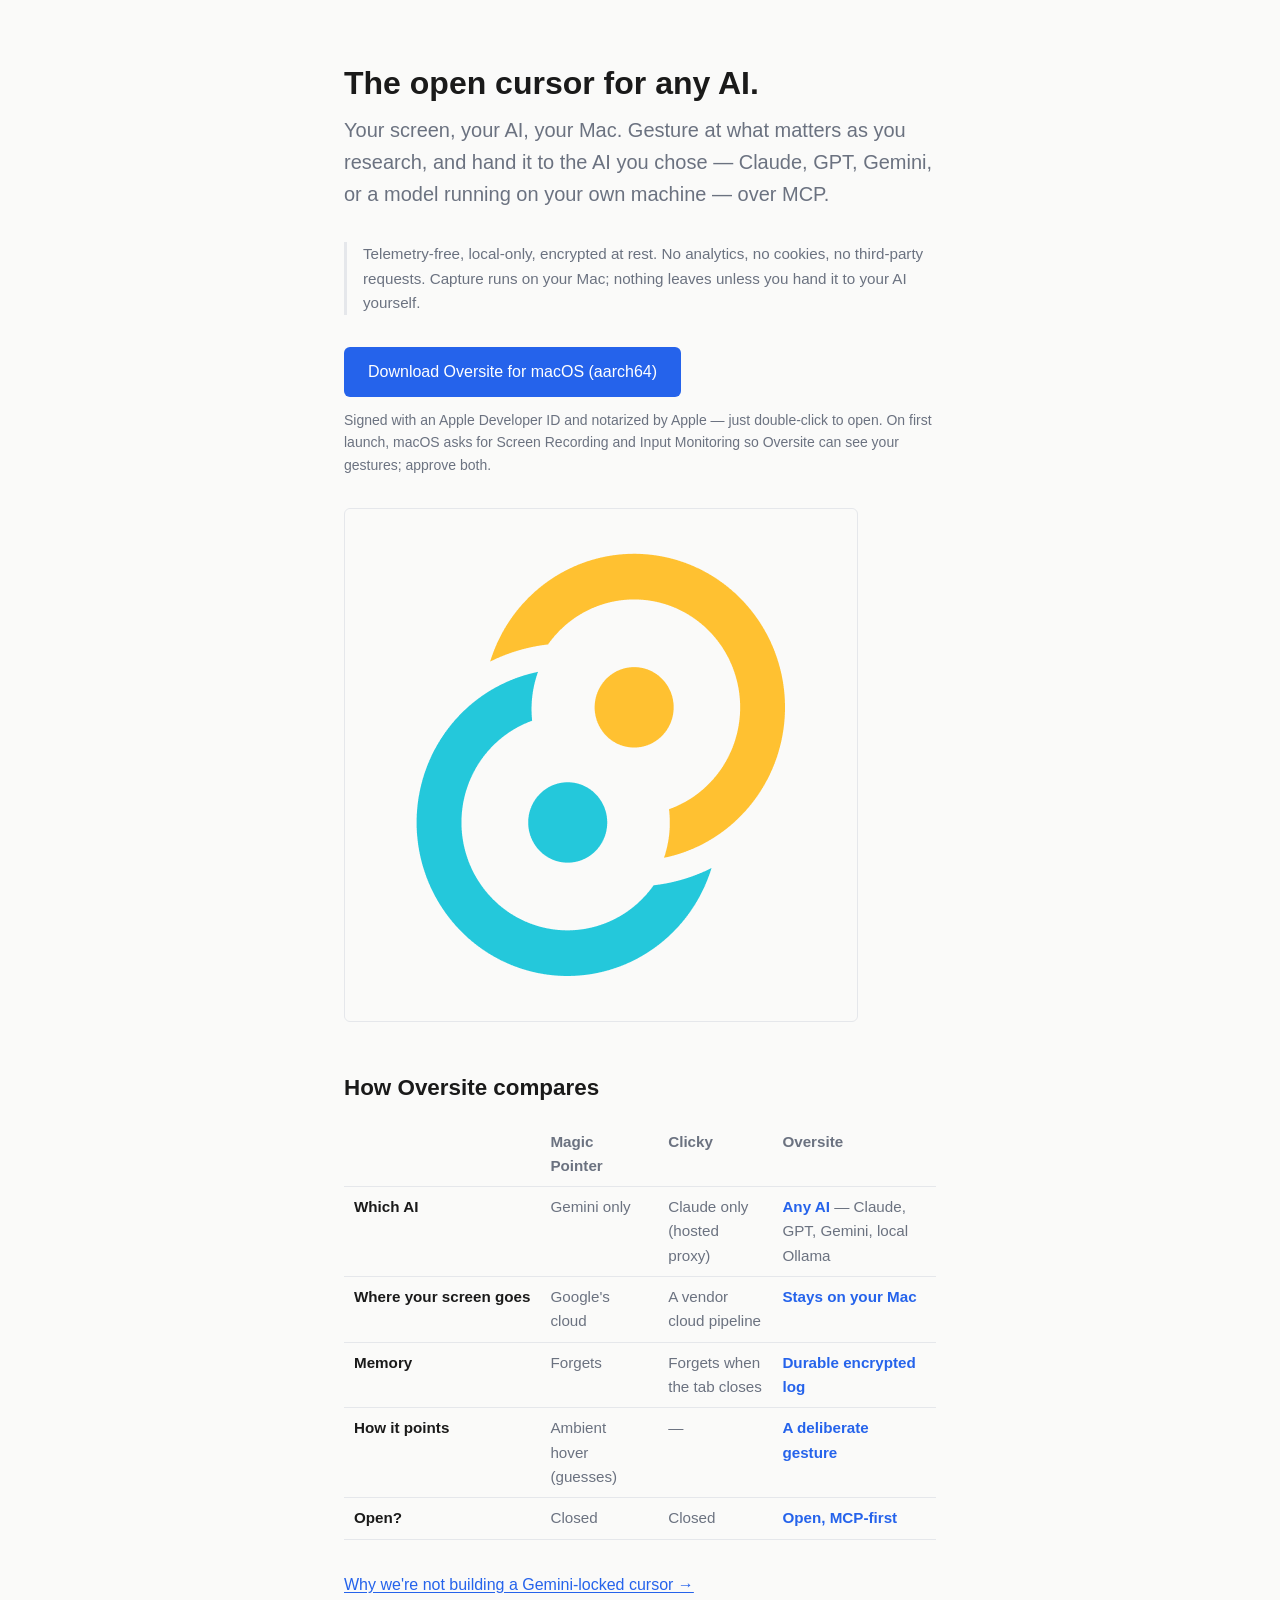
<file: index.html>
<!doctype html>
<html lang="en">
<head>
  <meta charset="utf-8">
  <meta name="viewport" content="width=device-width, initial-scale=1">
  <title>Oversite — The open cursor for any AI</title>
  <meta name="description" content="Point at what matters on your screen and hand it to the AI you chose — Claude, GPT, Gemini, or a local model — over MCP. Local-first, encrypted, telemetry-free.">
  <link rel="canonical" href="https://overssite.com/">
  <link rel="icon" href="/assets/favicon.ico">
  <link rel="apple-touch-icon" href="/assets/apple-touch-icon.png">
  <link rel="alternate" type="application/atom+xml" href="https://github.com/ahmedradwan210-gif/oversite-releases/releases.atom" title="Oversite releases">
  <meta property="og:title" content="Oversite — The open cursor for any AI">
  <meta property="og:description" content="Point at your screen, ask any AI, keep everything on your Mac. Open, local, and it remembers.">
  <meta property="og:image" content="https://overssite.com/assets/hero.png">
  <meta property="og:url" content="https://overssite.com/">
  <meta property="og:type" content="website">
  <meta name="twitter:card" content="summary_large_image">
  <link rel="stylesheet" href="/style.css">
</head>
<body>
  <main>
    <h1>The open cursor for any AI.</h1>
    <p class="lede">Your screen, your AI, your Mac. Gesture at what matters as you research, and hand it to the AI you chose — Claude, GPT, Gemini, or a model running on your own machine — over MCP.</p>
    <p class="privacy">
      Telemetry-free, local-only, encrypted at rest. No analytics, no cookies,
      no third-party requests. Capture runs on your Mac; nothing leaves unless
      you hand it to your AI yourself.
    </p>
    <a class="download" href="/download/Oversite-latest.dmg">Download Oversite for macOS (aarch64)</a>
    <p class="gatekeeper">
      Signed with an Apple Developer ID and notarized by Apple — just double-click to open.
      On first launch, macOS asks for Screen Recording and Input Monitoring so Oversite can see your gestures; approve both.
    </p>
    <img src="/assets/hero.png" alt="Oversite dashboard showing a captured circle gesture with OCR text and DOM context">

    <h2 class="compare-h">How Oversite compares</h2>
    <table class="compare">
      <thead>
        <tr><th></th><th>Magic Pointer</th><th>Clicky</th><th>Oversite</th></tr>
      </thead>
      <tbody>
        <tr><th>Which AI</th><td>Gemini only</td><td>Claude only (hosted proxy)</td><td><strong>Any AI</strong> — Claude, GPT, Gemini, local Ollama</td></tr>
        <tr><th>Where your screen goes</th><td>Google's cloud</td><td>A vendor cloud pipeline</td><td><strong>Stays on your Mac</strong></td></tr>
        <tr><th>Memory</th><td>Forgets</td><td>Forgets when the tab closes</td><td><strong>Durable encrypted log</strong></td></tr>
        <tr><th>How it points</th><td>Ambient hover (guesses)</td><td>—</td><td><strong>A deliberate gesture</strong></td></tr>
        <tr><th>Open?</th><td>Closed</td><td>Closed</td><td><strong>Open, MCP-first</strong></td></tr>
      </tbody>
    </table>

    <p class="blog-link"><a href="/blog.html">Why we're not building a Gemini-locked cursor →</a></p>
  </main>
</body>
</html>
</file>
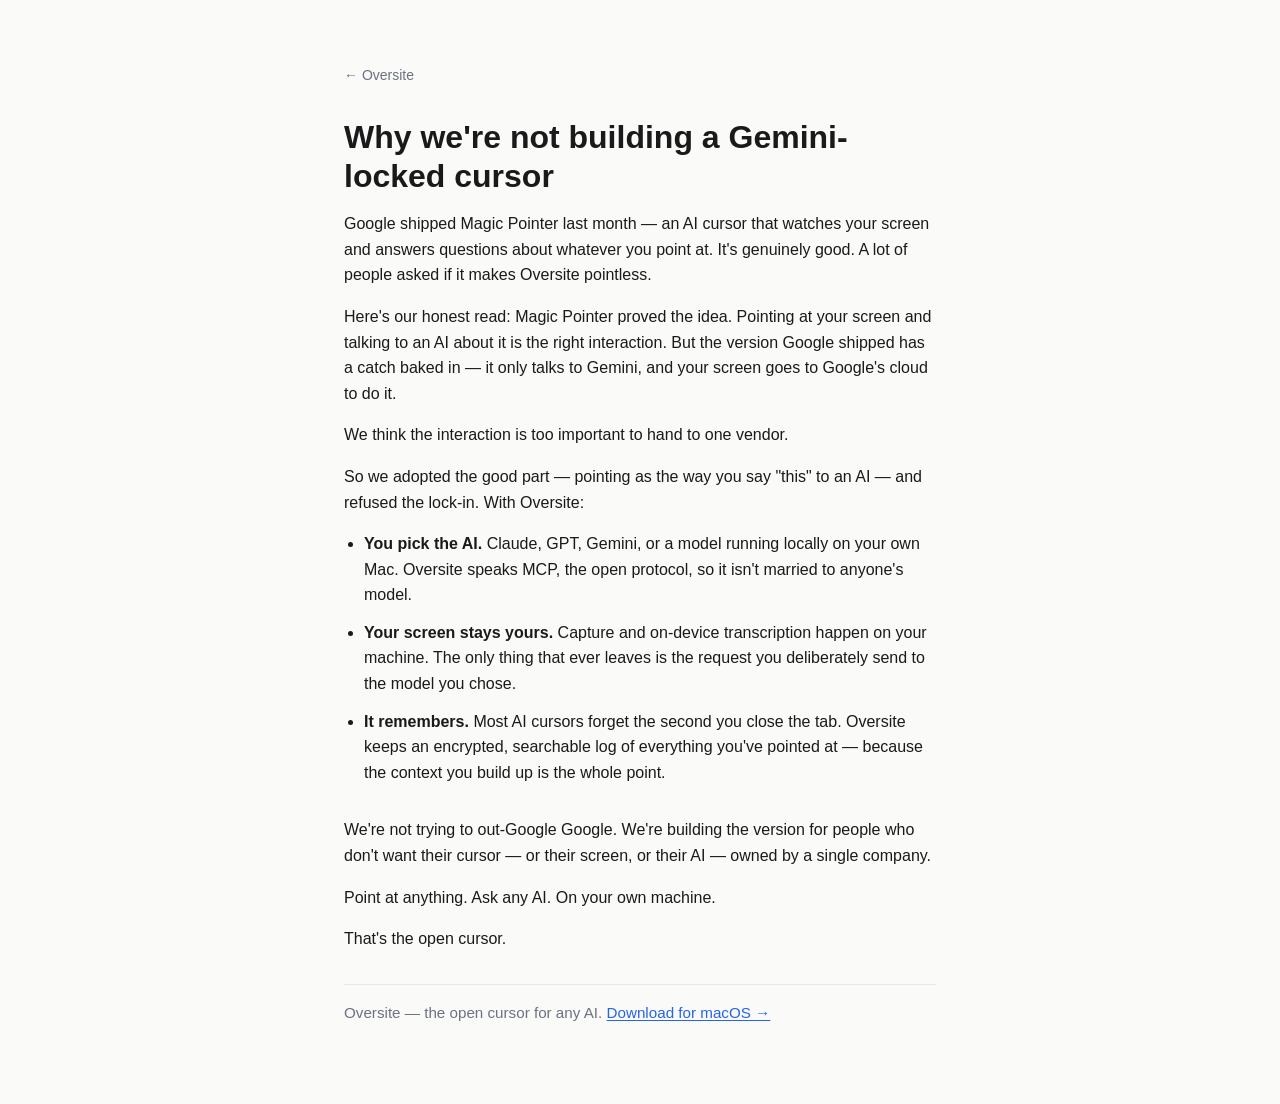
<file: blog.html>
<!doctype html>
<html lang="en">
<head>
  <meta charset="utf-8">
  <meta name="viewport" content="width=device-width, initial-scale=1">
  <title>Why we're not building a Gemini-locked cursor — Oversite</title>
  <meta name="description" content="Magic Pointer proved the idea. We adopted the good part — pointing at your screen — and refused the lock-in.">
  <link rel="canonical" href="https://overssite.com/blog.html">
  <link rel="icon" href="/assets/favicon.ico">
  <link rel="apple-touch-icon" href="/assets/apple-touch-icon.png">
  <meta property="og:title" content="Why we're not building a Gemini-locked cursor">
  <meta property="og:description" content="Point at anything. Ask any AI. On your own machine.">
  <meta property="og:url" content="https://overssite.com/blog.html">
  <meta property="og:type" content="article">
  <link rel="stylesheet" href="/style.css">
</head>
<body>
  <main>
    <p class="back"><a href="/">← Oversite</a></p>
    <h1>Why we're not building a Gemini-locked cursor</h1>

    <p>Google shipped Magic Pointer last month — an AI cursor that watches your screen and answers questions about whatever you point at. It's genuinely good. A lot of people asked if it makes Oversite pointless.</p>

    <p>Here's our honest read: Magic Pointer proved the idea. Pointing at your screen and talking to an AI about it is the right interaction. But the version Google shipped has a catch baked in — it only talks to Gemini, and your screen goes to Google's cloud to do it.</p>

    <p>We think the interaction is too important to hand to one vendor.</p>

    <p>So we adopted the good part — pointing as the way you say "this" to an AI — and refused the lock-in. With Oversite:</p>

    <ul class="prompts">
      <li><strong>You pick the AI.</strong> Claude, GPT, Gemini, or a model running locally on your own Mac. Oversite speaks MCP, the open protocol, so it isn't married to anyone's model.</li>
      <li><strong>Your screen stays yours.</strong> Capture and on-device transcription happen on your machine. The only thing that ever leaves is the request you deliberately send to the model you chose.</li>
      <li><strong>It remembers.</strong> Most AI cursors forget the second you close the tab. Oversite keeps an encrypted, searchable log of everything you've pointed at — because the context you build up is the whole point.</li>
    </ul>

    <p>We're not trying to out-Google Google. We're building the version for people who don't want their cursor — or their screen, or their AI — owned by a single company.</p>

    <p>Point at anything. Ask any AI. On your own machine.</p>

    <p>That's the open cursor.</p>

    <p class="footer">Oversite — the open cursor for any AI. <a href="/download/Oversite-latest.dmg">Download for macOS →</a></p>
  </main>
</body>
</html>
</file>
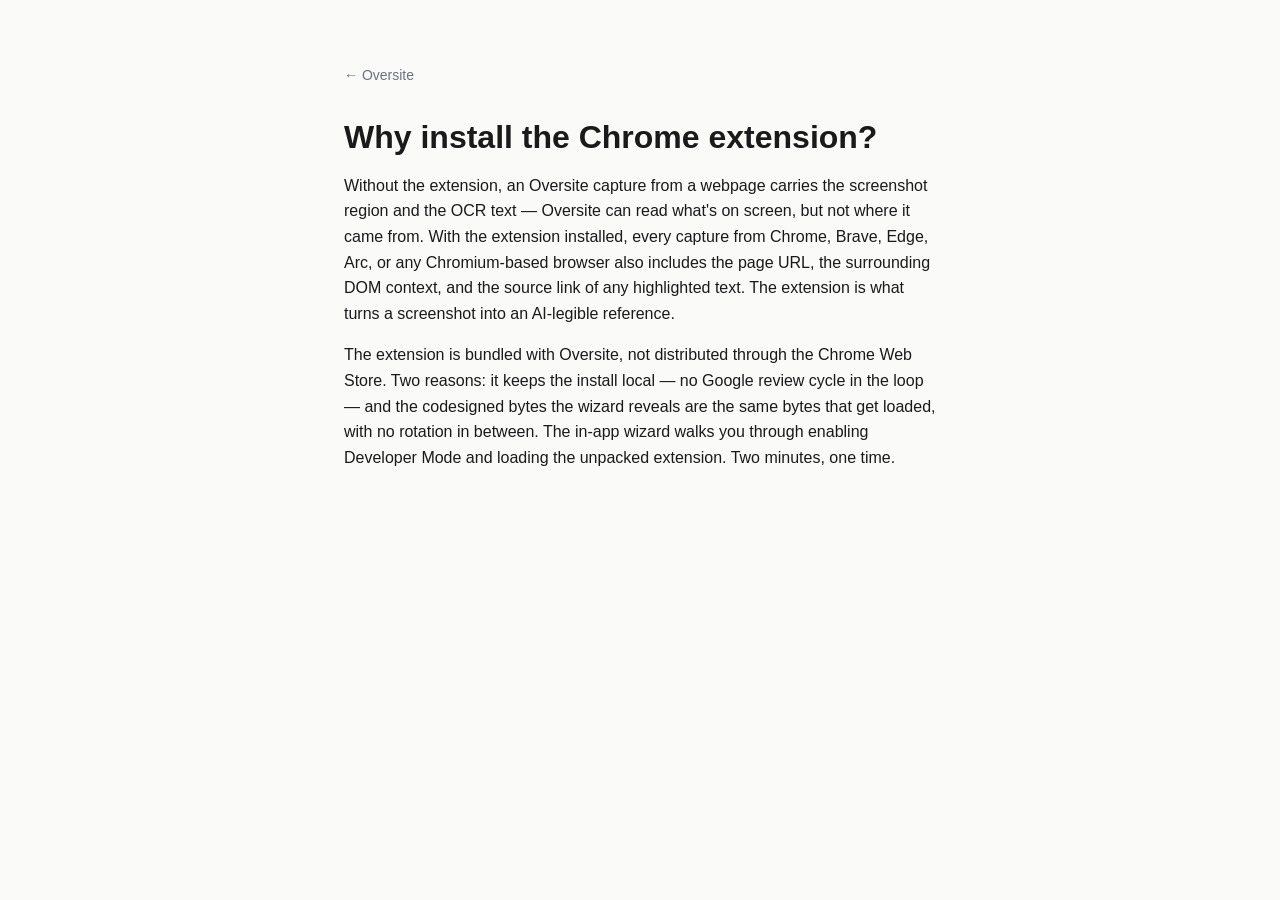
<file: extension.html>
<!doctype html>
<html lang="en">
<head>
  <meta charset="utf-8">
  <meta name="viewport" content="width=device-width, initial-scale=1">
  <title>Oversite — Chrome extension</title>
  <meta name="description" content="Why install the Oversite Chrome extension. Adds page URL, surrounding DOM, and source links to your captures.">
  <link rel="canonical" href="https://overssite.com/extension">
  <link rel="icon" href="/assets/favicon.ico">
  <link rel="apple-touch-icon" href="/assets/apple-touch-icon.png">
  <link rel="stylesheet" href="/style.css">
</head>
<body>
  <main>
    <p class="back"><a href="/">← Oversite</a></p>
    <h1>Why install the Chrome extension?</h1>
    <p>
      Without the extension, an Oversite capture from a webpage carries the
      screenshot region and the OCR text — Oversite can read what's on screen,
      but not where it came from. With the extension installed, every capture
      from Chrome, Brave, Edge, Arc, or any Chromium-based browser also includes
      the page URL, the surrounding DOM context, and the source link of any
      highlighted text. The extension is what turns a screenshot into an
      AI-legible reference.
    </p>
    <p>
      The extension is bundled with Oversite, not distributed through the
      Chrome Web Store. Two reasons: it keeps the install local — no Google
      review cycle in the loop — and the codesigned bytes the wizard reveals
      are the same bytes that get loaded, with no rotation in between. The
      in-app wizard walks you through enabling Developer Mode and loading
      the unpacked extension. Two minutes, one time.
    </p>
  </main>
</body>
</html>
</file>
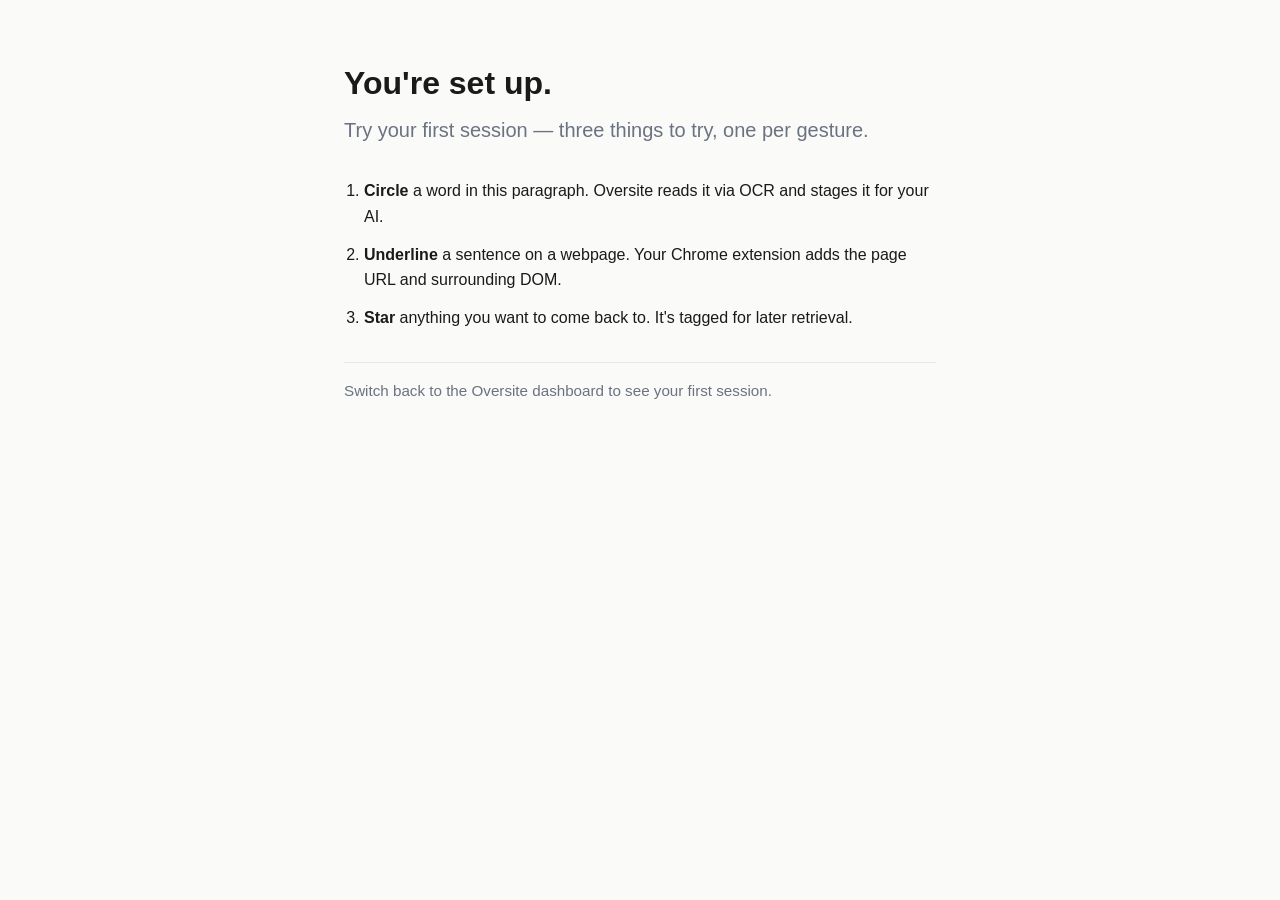
<file: welcome.html>
<!doctype html>
<html lang="en">
<head>
  <meta charset="utf-8">
  <meta name="viewport" content="width=device-width, initial-scale=1">
  <title>Oversite — you're set up</title>
  <meta name="description" content="You're set up. Three starter prompts to try your first Oversite session.">
  <link rel="canonical" href="https://overssite.com/welcome">
  <link rel="icon" href="/assets/favicon.ico">
  <link rel="apple-touch-icon" href="/assets/apple-touch-icon.png">
  <link rel="stylesheet" href="/style.css">
</head>
<body>
  <main>
    <h1>You're set up.</h1>
    <p class="lede">Try your first session — three things to try, one per gesture.</p>
    <ol class="prompts">
      <li>
        <strong>Circle</strong> a word in this paragraph. Oversite reads it
        via OCR and stages it for your AI.
      </li>
      <li>
        <strong>Underline</strong> a sentence on a webpage. Your Chrome
        extension adds the page URL and surrounding DOM.
      </li>
      <li>
        <strong>Star</strong> anything you want to come back to. It's tagged
        for later retrieval.
      </li>
    </ol>
    <p class="footer">
      Switch back to the Oversite dashboard to see your first session.
    </p>
  </main>
</body>
</html>
</file>
<file: style.css>
:root {
  --bg: #fafaf9;
  --fg: #1a1a1a;
  --accent: #2563eb;
  --muted: #6b7280;
  --border: #e5e7eb;
  --radius: 6px;
}
* { box-sizing: border-box; }
html { color-scheme: light; }
body {
  margin: 0;
  font-family: -apple-system, BlinkMacSystemFont, "Segoe UI", Roboto, sans-serif;
  font-size: 16px;
  line-height: 1.6;
  color: var(--fg);
  background: var(--bg);
  -webkit-font-smoothing: antialiased;
}
main {
  max-width: 640px;
  margin: 0 auto;
  padding: 64px 24px;
}
h1 { font-size: 2rem; line-height: 1.2; margin: 0 0 0.75rem; }
.lede { font-size: 1.25rem; color: var(--muted); margin: 0 0 2rem; }
.privacy { font-size: 0.95rem; color: var(--muted); border-left: 3px solid var(--border); padding: 0 0 0 16px; margin: 0 0 2rem; }
.download {
  display: inline-block;
  padding: 12px 24px;
  background: var(--accent);
  color: #fff;
  text-decoration: none;
  border-radius: var(--radius);
  font-weight: 500;
  transition: opacity 0.15s ease;
}
.download:hover, .download:focus { opacity: 0.9; }
.download:focus-visible { outline: 2px solid var(--fg); outline-offset: 2px; }
.gatekeeper { font-size: 0.875rem; color: var(--muted); margin: 12px 0 2rem; }
img { max-width: 100%; height: auto; border: 1px solid var(--border); border-radius: var(--radius); }
@media (prefers-reduced-motion: reduce) {
  .download { transition: none; }
}
.back {
  margin: 0 0 2rem;
  font-size: 0.875rem;
}
.back a {
  color: var(--muted);
  text-decoration: none;
}
.back a:hover { color: var(--fg); }
.prompts {
  padding-left: 1.25rem;
  margin: 1rem 0 2rem;
}
.prompts li {
  margin-bottom: 0.75rem;
}
.prompts strong {
  color: var(--fg);
}
.footer {
  font-size: 0.95rem;
  color: var(--muted);
  border-top: 1px solid var(--border);
  padding-top: 1rem;
  margin-top: 2rem;
}
a {
  color: var(--accent);
  text-decoration: underline;
  text-underline-offset: 2px;
}
a:hover { opacity: 0.8; }
.compare-h { font-size: 1.4rem; margin: 2.5rem 0 0.5rem; }
table.compare {
  width: 100%;
  border-collapse: collapse;
  margin: 1rem 0 2rem;
  font-size: 0.95rem;
}
table.compare th, table.compare td {
  text-align: left;
  padding: 8px 10px;
  border-bottom: 1px solid var(--border);
  vertical-align: top;
}
table.compare thead th { color: var(--muted); font-weight: 600; }
table.compare tbody th { font-weight: 600; color: var(--fg); white-space: nowrap; }
table.compare td { color: var(--muted); }
table.compare strong { color: var(--accent); font-weight: 600; }
.blog-link { margin: 0 0 2rem; font-weight: 500; }
@media (max-width: 480px) {
  table.compare { font-size: 0.85rem; }
  table.compare th, table.compare td { padding: 6px 6px; }
}
</file>
